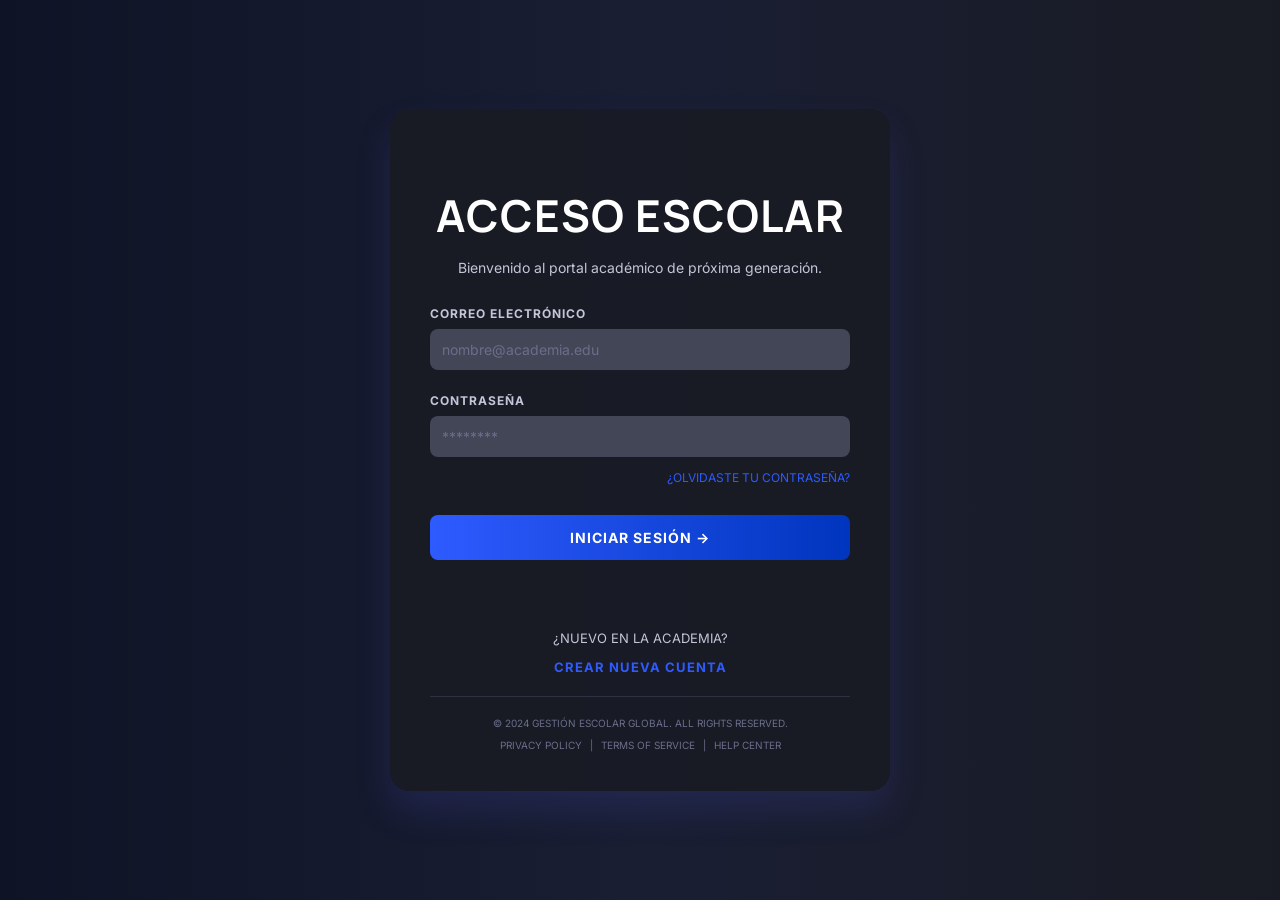
<file: index.html>
<!DOCTYPE html>
<html lang="en">

<head>
    <meta charset="UTF-8">
    <meta name="viewport" content="width=device-width, initial-scale=1.0">
    <link rel="stylesheet" href="./css/styles.css">
    <link href="https://fonts.googleapis.com/css2?family=Inter:ital,wght@0,100..900;1,100..900&family=Manrope:wght@200..800&display=swap" rel="stylesheet">
    <title>Login</title>
</head>

<body>
    <section class="login-container">
        <h1>ACCESO ESCOLAR</h1>
        <p>Bienvenido al portal académico de próxima generación.</p>
        
        <form class="login-form" id="loginForm">
            <label>CORREO ELECTRÓNICO</label>
            <input type="email" id="email" placeholder="nombre@academia.edu" required />

            <label>CONTRASEÑA</label>
            <input type="password" id="password" placeholder="********" required />
            
            <a href="#" class="forgot-password">¿OLVIDASTE TU CONTRASEÑA?</a>

            <button type="submit">INICIAR SESIÓN →</button>
            
            <!-- DIV para mensajes de validación -->
            <div id="mensaje" class="mensaje-validacion"></div>
        </form>
        
        <div class="new-account">
            <p>¿NUEVO EN LA ACADEMIA?</p>
            <a href="./register.html" class="create-account">CREAR NUEVA CUENTA</a>
        </div>
        
        <hr class="divider">
        
        <footer class="login-footer">
            <p>© 2024 GESTIÓN ESCOLAR GLOBAL. ALL RIGHTS RESERVED.</p>
            <div class="footer-links">
                <a href="#">PRIVACY POLICY</a> | 
                <a href="#">TERMS OF SERVICE</a> | 
                <a href="#">HELP CENTER</a>
            </div>
        </footer>
    </section>

    <script src="./js/scripts.js"></script>
</body>

</html>
</file>
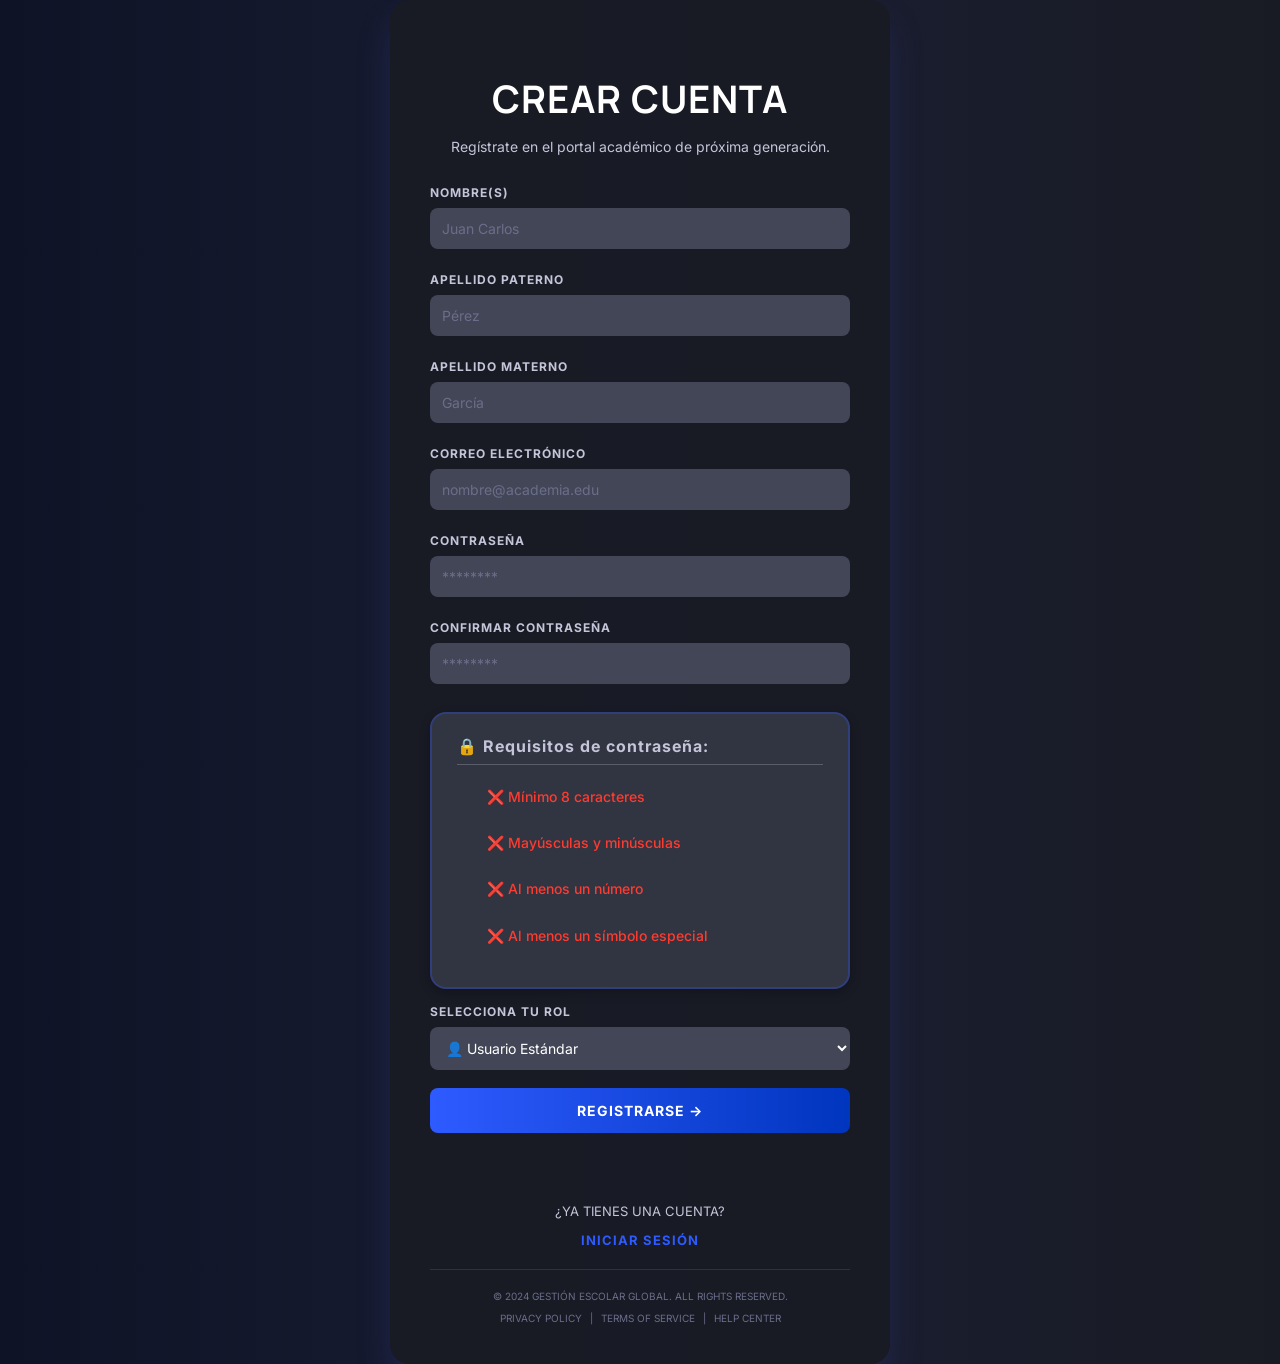
<file: register.html>
<!DOCTYPE html>
<html lang="en">

<head>
    <meta charset="UTF-8">
    <meta name="viewport" content="width=device-width, initial-scale=1.0">
    <link rel="stylesheet" href="./css/styles.css">
    <link rel="stylesheet" href="./css/register.css">
    <link href="https://fonts.googleapis.com/css2?family=Inter:ital,wght@0,100..900;1,100..900&family=Manrope:wght@200..800&display=swap" rel="stylesheet">
    <title>Registro - Acceso Escolar</title>
</head>

<body>
    <section class="login-container">
        <h1>CREAR CUENTA</h1>
        <p>Regístrate en el portal académico de próxima generación.</p>
        
        <form class="login-form" id="registerForm">
            <label>NOMBRE(S)</label>
            <input type="text" id="nombre" placeholder="Juan Carlos" required />

            <label>APELLIDO PATERNO</label>
            <input type="text" id="apellidoPaterno" placeholder="Pérez" required />

            <label>APELLIDO MATERNO</label>
            <input type="text" id="apellidoMaterno" placeholder="García" required />

            <label>CORREO ELECTRÓNICO</label>
            <input type="email" id="email" placeholder="nombre@academia.edu" required />

            <label>CONTRASEÑA</label>
            <input type="password" id="password" placeholder="********" required />
            
            <label>CONFIRMAR CONTRASEÑA</label>
            <input type="password" id="confirmPassword" placeholder="********" required />
            
            <!-- Indicador de seguridad de contraseña -->
            <div class="password-requirements" id="passwordRequirements">
                <small>🔒 Requisitos de contraseña:</small>
                <ul>
                    <li id="reqLength">❌ Mínimo 8 caracteres</li>
                    <li id="reqUpperLower">❌ Mayúsculas y minúsculas</li>
                    <li id="reqNumber">❌ Al menos un número</li>
                    <li id="reqSpecial">❌ Al menos un símbolo especial</li>
                </ul>
            </div>

            <label>SELECCIONA TU ROL</label>
            <select id="rol" class="login-select">
                <option value="usuario">👤 Usuario Estándar</option>
                <option value="admin">👑 Administrador</option>
            </select>
            
            <button type="submit">REGISTRARSE →</button>
            
            <!-- DIV para mensajes de validación -->
            <div id="mensaje" class="mensaje-validacion"></div>
        </form>
        
        <div class="new-account">
            <p>¿YA TIENES UNA CUENTA?</p>
            <a href="./index.html" class="create-account">INICIAR SESIÓN</a>
        </div>
        
        <hr class="divider">
        
        <footer class="login-footer">
            <p>© 2024 GESTIÓN ESCOLAR GLOBAL. ALL RIGHTS RESERVED.</p>
            <div class="footer-links">
                <a href="#">PRIVACY POLICY</a> | 
                <a href="#">TERMS OF SERVICE</a> | 
                <a href="#">HELP CENTER</a>
            </div>
        </footer>
    </section>

    <script src="./js/register.js"></script>
</body>

</html>
</file>
<file: css/styles.css>
/* Ya no necesitas @import porque las fuentes vienen del HTML */

body {
    /* Gradiente de colores cálidos */
    background-image: linear-gradient(to right, #0f1326, #191e33, #191B24);
    
    /* Para que cubra toda la pantalla */
    margin: 0;  /* Elimina el margen por defecto del body */
    min-height: 100vh;  /* Altura mínima = 100% del viewport */
    
    /* Centrar el contenido */
    display: flex;  /* Activa flexbox en el body */
    justify-content: center;  /* Centra horizontalmente */
    align-items: center;  /* Centra verticalmente */
    
    /* Fuente Inter para el body (todos los párrafos heredarán esta) */
    font-family: 'Inter';
}

/* Título con fuente Manrope */
.login-container h1 {
    color: #fff;
    margin-bottom: 10px;  /* Espacio debajo del título */
    font-size: 44px;
    letter-spacing: 1px;  /* Espaciado entre letras */
    font-family: 'Manrope';
    font-weight: bold;
}

/* Contenedor principal */
.login-container {
    background-color: rgba(25, 27, 36, 0.95);  /* Fondo con 95% de opacidad */
    border-radius: 20px;  /* Bordes redondeados */
    box-shadow: 0 20px 35px rgba(77, 79, 198, 0.188);  /* Sombra externa */
    width: 420px;  /* Ancho fijo */
    text-align: center;  /* Centra el texto interno */
    padding: 40px;  /* Espacio interno alrededor */
}

/* Todos los párrafos usarán Inter (por herencia del body) */
.login-container > p {
    color: #C4C5D9;
    margin-bottom: 30px;  /* Espacio debajo del párrafo */
    font-size: 14px;
    font-family: 'Inter';
}

/* Formulario */
.login-form label {
    color: #C4C5D9;
    text-align: left;  /* Alinea texto a la izquierda */
    display: block;  /* Ocupa toda la línea */
    margin-top: 15px;  /* Espacio arriba de cada label */
    font-size: 12px;
    font-weight: bold;
    letter-spacing: 1px;  /* Espaciado entre letras */
    font-family: 'Inter';
}

.login-form input {
    width: 100%;  /* Ocupa todo el ancho disponible */
    padding: 12px;  /* Espacio interno */
    margin: 8px 0;  /* Margen: 8px arriba/abajo, 0 laterales */
    border: none;  /* Elimina borde por defecto */
    border-radius: 8px;  /* Bordes redondeados */
    background-color: #434656;
    color: #fff;
    box-sizing: border-box;  /* Incluye padding dentro del width */
    font-size: 14px;
    font-family: 'Inter';
}

.login-form input::placeholder {
    color: #6B6E8A;
}

.login-form input:focus {
    outline: none;  /* Elimina borde azul al hacer clic */
    background-color: #52567a;
}

.forgot-password {
    display: block;  /* Ocupa toda la línea */
    text-align: right;  /* Alinea a la derecha */
    font-size: 12px;
    color: #2E5BFF;
    text-decoration: none;  /* Elimina subrayado */
    margin: 5px 0 20px;  /* Margen: 5px arriba, 0 laterales, 20px abajo */
    font-family: 'Inter';
}

.forgot-password:hover {
    text-decoration: underline;  /* Aparece subrayado al pasar mouse */
}

.login-form button {
    width: 100%;  /* Ocupa todo el ancho */
    padding: 14px;  /* Espacio interno */
    margin: 10px 0 10px;  /* Margen: 10px arriba, 0 laterales, 10px abajo */
    border: none;  /* Elimina borde */
    border-radius: 8px;  /* Bordes redondeados */
    background: linear-gradient(to right, #2E5BFF, #0035BE);
    color: white;
    font-size: 14px;
    font-weight: bold;
    cursor: pointer;  /* Cambia cursor a mano */
    transition: opacity 0.3s;  /* Transición suave de 0.3 segundos */
    letter-spacing: 1px;  /* Espaciado entre letras */
    font-family: 'Inter';
}

.login-form button:hover {
    opacity: 0.9;  /* Reduce opacidad al 90% */
}

/* ============================================ */
/* ESTILOS DEL MENSAJE DE VALIDACIÓN (NUEVO) */
/* ============================================ */
.mensaje-validacion {
    margin-top: 15px;
    padding: 10px;
    border-radius: 8px;
    font-size: 13px;
    font-weight: bold;
    text-align: center;
    font-family: 'Inter';
    transition: all 0.3s ease;
}

.mensaje-validacion.exito {
    background-color: rgba(46, 91, 255, 0.2);
    color: #2E5BFF;
    border: 1px solid rgba(46, 91, 255, 0.3);
}

.mensaje-validacion.error {
    background-color: rgba(255, 59, 48, 0.2);
    color: #FF3B30;
    border: 1px solid rgba(255, 59, 48, 0.3);
}


/* Nueva cuenta */
.new-account {
    margin: 25px 0 20px;  /* Margen: 25px arriba, 0 laterales, 20px abajo */
}

.new-account p {
    color: #C4C5D9;
    font-size: 13px;
    margin-bottom: 10px;  /* Espacio debajo */
    font-family: 'Inter';
}

.create-account {
    display: inline-block;  /* Bloque en línea */
    color: #2E5BFF;
    text-decoration: none;  /* Elimina subrayado */
    font-size: 13px;
    font-weight: bold;
    letter-spacing: 1px;  /* Espaciado entre letras */
    font-family: 'Inter';
}

.create-account:hover {
    text-decoration: underline;  /* Subrayado al pasar mouse */
}

/* Divisor */
.divider {
    border: none;  /* Elimina borde por defecto del hr */
    height: 1px;  /* Altura de la línea */
    background-color: #2E3142;
    margin: 20px 0;  /* Margen: 20px arriba/abajo, 0 laterales */
}

/* Footer */
.login-footer {
    margin-top: 10px;  /* Espacio arriba */
}

.login-footer p {
    color: #6B6E8A;
    font-size: 10px;
    margin-bottom: 10px;  /* Espacio debajo */
    font-family: 'Inter';
}

.footer-links {
    color: #6B6E8A;
    font-size: 10px;
    font-family: 'Inter';
}

.footer-links a {
    color: #6B6E8A;
    text-decoration: none;  /* Elimina subrayado */
    margin: 0 5px;  /* Margen: 0 arriba/abajo, 5px laterales */
    font-family: 'Inter';
}

.footer-links a:hover {
    color: #2E5BFF;
    text-decoration: underline;  /* Subrayado al pasar mouse */
}
</file>
<file: css/register.css>
/* ============================================ */
/* ESTILOS EXCLUSIVOS PARA EL REGISTRO */
/* ============================================ */

/* Estilos para el select de roles */
.login-select {
    width: 100%;
    padding: 12px;
    margin: 8px 0;
    border: none;
    border-radius: 8px;
    background-color: #434656;
    color: #fff;
    box-sizing: border-box;
    font-size: 14px;
    font-family: 'Inter';
    cursor: pointer;
}

.login-select option {
    background-color: #191e33;
    color: #fff;
}

.login-select:focus {
    outline: none;
    background-color: #52567a;
}

/* Ajuste específico para el título del registro */
.login-container h1 {
    font-size: 38px;
}

/* Espaciado adicional para el formulario de registro (más campos) */
#registerForm {
    margin-bottom: 10px;
}

/* ============================================ */
/* ESTILOS DE REQUISITOS DE CONTRASEÑA */
/* ============================================ */
.password-requirements {
    background-color: rgba(67, 70, 86, 0.6);
    border-radius: 16px;
    padding: 22px 25px;
    margin-top: 20px;
    margin-bottom: 15px;
    text-align: left;
    font-size: 15px;
    border: 2px solid rgba(46, 91, 255, 0.3);
    box-shadow: 0 4px 12px rgba(0, 0, 0, 0.2);
}

.password-requirements small {
    color: #C4C5D9;
    display: block;
    margin-bottom: 15px;
    font-weight: bold;
    font-size: 16px;
    letter-spacing: 1px;
    border-bottom: 1px solid rgba(255, 255, 255, 0.2);
    padding-bottom: 8px;
}

.password-requirements ul {
    margin: 5px 0 0 0;
    padding-left: 30px;
    list-style: none;
}

.password-requirements li {
    color: #FF3B30;
    margin: 12px 0;
    font-size: 14px;
    transition: all 0.3s ease;
    line-height: 1.6;
    padding: 6px 0;
    font-weight: 500;
}

.password-requirements li.valid {
    color: #2E5BFF;
    text-decoration: line-through;
    opacity: 0.9;
    font-size: 14px;
    font-weight: 600;
}
</file>
